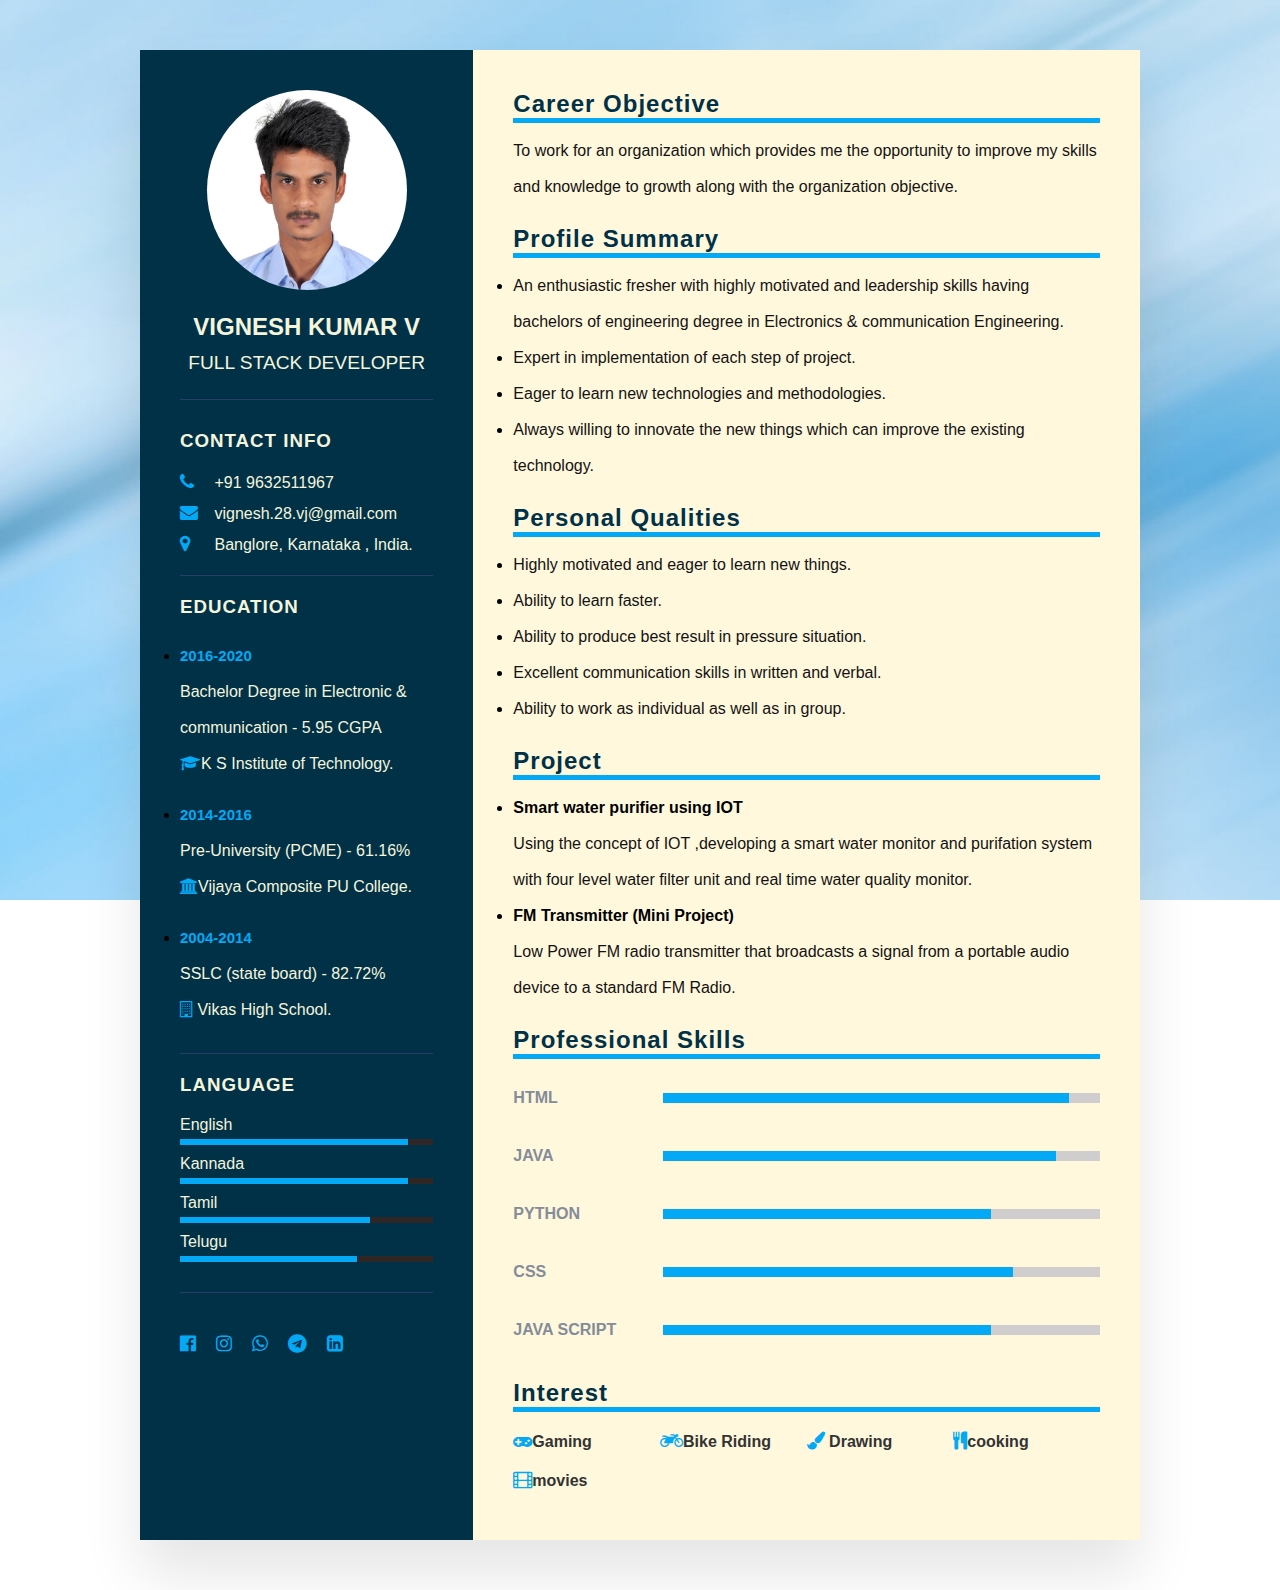
<file: index.html>
<!DOCTYPE html>
<html lang="en">
<head>
    <meta charset="UTF-8">
    <meta http-equiv="X-UA-Compatible" content="IE=edge">
    <meta name="viewport" content="width=device-width, initial-scale=1.0">
    <title>Resume</title>
    <link rel="stylesheet" href="https://cdnjs.cloudflare.com/ajax/libs/font-awesome/4.7.0/css/font-awesome.css" integrity="sha512-5A8nwdMOWrSz20fDsjczgUidUBR8liPYU+WymTZP1lmY9G6Oc7HlZv156XqnsgNUzTyMefFTcsFH/tnJE/+xBg==" crossorigin="anonymous" />
    <link rel="stylesheet" href="resumestyle.css">
</head>
<body>
    <div class="container">
        <div class="leftside">
            <div class="profiletxt">
                <div class="imgbx">
                    <img src="vk.jpg" title="vignesh kumar V">
                </div>
                <h2>Vignesh Kumar V<br><span>Full Stack Developer</span></h2>
            </div>

            <div class="contactinfo">
                <h3 class="title">Contact info</h3>
                <ul>
                    <li>
                        <span class="icon"><i class="fa fa-phone" aria-hidden="true"></i>
                        </span>
                        <span class="text">+91 9632511967</span>
                    </li>
                    <li>
                        <span class="icon"><i class="fa fa-envelope" aria-hidden="true"></i>
                        </span>
                        <span class="text">vignesh.28.vj@gmail.com</span>
                    </li>
                    <li>
                        <span class="icon"><i class="fa fa-map-marker" aria-hidden="true"></i>
                        </span>
                        <span class="text">Banglore, Karnataka , India.</span>
                    </li>
                </ul>
            </div>


            <div class="educationinfo">
                <h3 class="title">Education</h3>
                <ul>
                    <li>
                        <h5>2016-2020</h5>
                        <h4>Bachelor Degree in Electronic & communication - 5.95 CGPA</h4>
                        <h4><i class="fa fa-graduation-cap" aria-hidden="true"></i>K S Institute of Technology.</h4>
                    </li>
                    <li>
                        <h5>2014-2016</h5>
                        <h4>Pre-University (PCME) - 61.16%</h4>
                        <h4><i class="fa fa-university" aria-hidden="true"></i>Vijaya Composite PU College.</h4>
                    </li>
                    <li>
                        <h5>2004-2014</h5>
                        <h4>SSLC (state board) - 82.72%</h4>
                        <h4><i class="fa fa-building-o" aria-hidden="true"></i>
                            Vikas High School.</h4>
                    </li>
                </ul>

            </div>

            <div class="languageinfo">
                <h3 class="title">Language </h3>
                <ul>
                    <li>
                        <span class="text">English</span>
                        <span class="percent">
                        <div style="width: 90%;"></div>
                        </span>
                    </li>
                    <li>
                        <span class="text">Kannada</span>
                        <span class="percent">
                        <div style="width: 90%;"></div>
                        </span>
                    </li>
                    <li>
                        <span class="text">Tamil</span>
                        <span class="percent">
                        <div style="width: 75%;"></div>
                        </span>
                    </li>
                    <li>
                        <span class="text">Telugu</span>
                        <span class="percent">
                        <div style="width: 70%;"></div>
                        </span>
                    </li>
                </ul> 
            </div> 
            
            <div class="links">
                
                <a href="https://www.facebook.com/vigneshkumar.vicky.52"  title="facebook"><h3><i class="fa fa-facebook-official" aria-hidden="true"></i>
                </h3></a>
                <a href="https://www.instagram.com/_vigneshvk"  title="Instagram"><h3><i class="fa fa-instagram" aria-hidden="true"></i> </h3></a>
                <a href="https://api.whatsapp.com/send?phone=919632511967"  title="whatsapp"><h3><i class="fa fa-whatsapp" aria-hidden="true"></i></h3></a>
                <a href="https://t.me/Carnage28" title="telegram"><h3><i class="fa fa-telegram" aria-hidden="true"></i></h3></a>
                <a href="https://linkedin.com/in/vignesh-kumar-v-5b76b2212" title="Linkedin"><h3><i class="fa fa-linkedin-square" aria-hidden="true"></i></h3></a>
                
                
            </div>
        </div>


        <div class="rightside">
           <div class="about">
            <h2 class="title2">Career Objective</h2>
            <p>To work for an organization which provides me the opportunity to
                 improve my skills and knowledge to growth along with the organization objective.</p>
            </div>

            <div class="about">
                <h2 class="title3">Profile Summary</h2>
                <div class="PS">
                    <ul>
                        <li>
                            <p class="PSP">An enthusiastic fresher with highly motivated and leadership skills having bachelors of engineering degree in Electronics & communication Engineering.</p>
                        </li>
                        <li>
                            <p class="PSP">Expert in implementation of each step of project.</p>
                        </li>
                        <li>
                           <p class="PSP">Eager to learn new technologies and methodologies.</p>
                        </li>
                        <li>
                            <p class="PSP">Always willing to innovate the new things which can improve the existing technology.</p>
                        </li>
                    </ul>
                </div>
             </div>


             <div class="about">
                <h2 class="title4">Personal Qualities</h2>
                <div class="PK">
                    <ul>
                        <li>
                            <p class="PSP">Highly motivated and eager to learn new things.</p>
                        </li>
                        <li>
                            <p class="PSP">Ability to learn faster.</p>
                        </li>
                        <li>
                           <p class="PSP">Ability to produce best result in pressure situation.</p>
                        </li>
                        <li>
                            <p class="PSP">Excellent communication skills in written and verbal.</p>
                        </li>
                        <li>
                            <p class="PSP">Ability to work as individual as well as in group.</p>
                        </li>
                    </ul>
                </div>
             </div>



             <div class="about">
                <h2 class="title5">Project</h2>
                <div class="Project">
                    <ul>
                        <li>
                          <span class="Pro"> Smart water purifier using IOT</span> 
                          <p>
                            Using the concept of IOT ,developing a smart water monitor and 
                            purifation system with four level water filter unit and real time water quality monitor.
                          </p>
                        </li>
                        <li>
                           <span class="Pro">FM Transmitter (Mini Project)</span> 
                           <p>
                            Low Power FM radio transmitter that broadcasts a signal from a 
                            portable audio device to a standard FM Radio.                            
                           </p>
                        </li>
                    </ul>
                </div>
             </div>


             <div class="about">
                 <h2 class="title6">Professional Skills</h2>
                 <div class="box">
                     <h4>HTML</h4>
                     <div class="percent2">
                         <div style="width:93%"  title="93%"></div>
                     </div>
                 </div>
                 <div class="box">
                    <h4>JAVA</h4>
                    <div class="percent2">
                        <div style="width:90%"  title="90%" ;></div>
                    </div>
                </div>
                <div class="box">
                    <h4>PYTHON</h4>
                    <div class="percent2">
                        <div style="width:75%" title="75%"></div>
                    </div>
                </div>
                <div class="box">
                    <h4>CSS</h4>
                    <div class="percent2">
                        <div style="width:80%" title="80%"></div>
                    </div>
                </div>
                 <div class="box">
                    <h4>JAVA Script</h4>
                    <div class="percent2">
                        <div style="width:75% " title="75%"></div>
                    </div>
                </div>
             </div>


             <div class="about">
                 <h2 class="title7">Interest</h2>
                 <div class="int"><ul>
                    <li><i class="fa fa-gamepad" aria-hidden="true"></i>Gaming</li>
                    <li><i class="fa fa-motorcycle" aria-hidden="true"></i>Bike Riding </li>
                    <li><i class="fa fa-paint-brush" aria-hidden="true"></i> Drawing</li>
                    <li><i class="fa fa-cutlery" aria-hidden="true"></i>cooking</li>
                    <li><i class="fa fa-film" aria-hidden="true"></i>movies</li>
                </ul>
            </div>  
             </div>
                
                
            
            


              

             
        </div>

    </div>

    
</body>
</html>
</file>
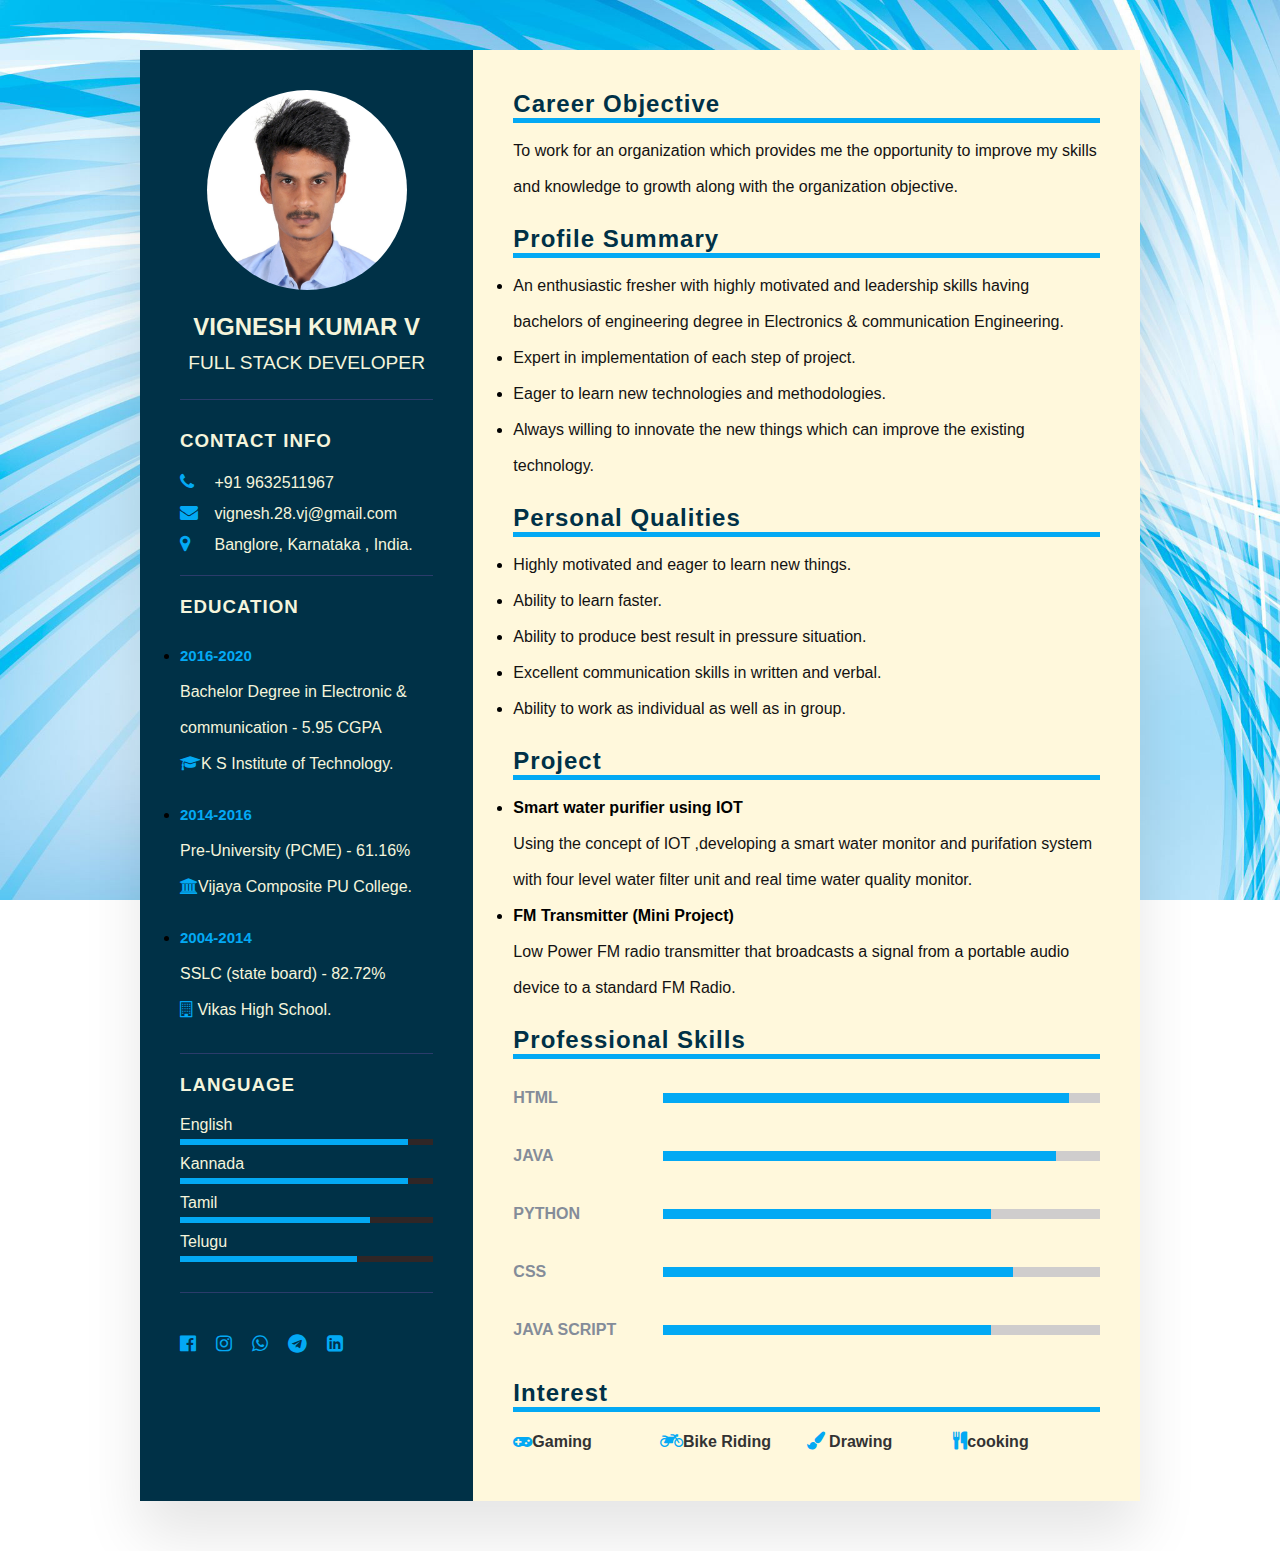
<file: BE/index.html>
<!DOCTYPE html>
<html lang="en">
<head>
    <meta charset="UTF-8">
    <meta http-equiv="X-UA-Compatible" content="IE=edge">
    <meta name="viewport" content="width=device-width, initial-scale=1.0">
    <title>Resume</title>
    <link rel="stylesheet" href="https://cdnjs.cloudflare.com/ajax/libs/font-awesome/4.7.0/css/font-awesome.css" integrity="sha512-5A8nwdMOWrSz20fDsjczgUidUBR8liPYU+WymTZP1lmY9G6Oc7HlZv156XqnsgNUzTyMefFTcsFH/tnJE/+xBg==" crossorigin="anonymous" />
    <link rel="stylesheet" href="index.css">
</head>
<body>
    <div class="container">
        <div class="leftside">
            <div class="profiletxt">
                <div class="imgbx">
                    <img src="vk.jpg" title="vignesh kumar V">
                </div>
                <h2>Vignesh Kumar V<br><span>Full Stack Developer</span></h2>
            </div>

            <div class="contactinfo">
                <h3 class="title">Contact info</h3>
                <ul>
                    <li>
                        <span class="icon"><i class="fa fa-phone" aria-hidden="true"></i>
                        </span>
                        <span class="text">+91 9632511967</span>
                    </li>
                    <li>
                        <span class="icon"><i class="fa fa-envelope" aria-hidden="true"></i>
                        </span>
                        <span class="text">vignesh.28.vj@gmail.com</span>
                    </li>
                    <li>
                        <span class="icon"><i class="fa fa-map-marker" aria-hidden="true"></i>
                        </span>
                        <span class="text">Banglore, Karnataka , India.</span>
                    </li>
                </ul>
            </div>


            <div class="educationinfo">
                <h3 class="title">Education</h3>
                <ul>
                    <li>
                        <h5>2016-2020</h5>
                        <h4>Bachelor Degree in Electronic & communication - 5.95 CGPA</h4>
                        <h4><i class="fa fa-graduation-cap" aria-hidden="true"></i>K S Institute of Technology.</h4>
                    </li>
                    <li>
                        <h5>2014-2016</h5>
                        <h4>Pre-University (PCME) - 61.16%</h4>
                        <h4><i class="fa fa-university" aria-hidden="true"></i>Vijaya Composite PU College.</h4>
                    </li>
                    <li>
                        <h5>2004-2014</h5>
                        <h4>SSLC (state board) - 82.72%</h4>
                        <h4><i class="fa fa-building-o" aria-hidden="true"></i>
                            Vikas High School.</h4>
                    </li>
                </ul>

            </div>

            <div class="languageinfo">
                <h3 class="title">Language </h3>
                <ul>
                    <li>
                        <span class="text">English</span>
                        <span class="percent">
                        <div style="width: 90%;"></div>
                        </span>
                    </li>
                    <li>
                        <span class="text">Kannada</span>
                        <span class="percent">
                        <div style="width: 90%;"></div>
                        </span>
                    </li>
                    <li>
                        <span class="text">Tamil</span>
                        <span class="percent">
                        <div style="width: 75%;"></div>
                        </span>
                    </li>
                    <li>
                        <span class="text">Telugu</span>
                        <span class="percent">
                        <div style="width: 70%;"></div>
                        </span>
                    </li>
                </ul> 
            </div> 
            
            <div class="links">
                <a href="https://www.facebook.com/vigneshkumar.vicky.52"  title="facebook"><h3><i class="fa fa-facebook-official" aria-hidden="true"></i>
                </h3></a>
                <a href="https://www.instagram.com/_vigneshvk"  title="Instagram"><h3><i class="fa fa-instagram" aria-hidden="true"></i> </h3></a>
                <a href="https://api.whatsapp.com/send?phone=919632511967"  title="whatsapp"><h3><i class="fa fa-whatsapp" aria-hidden="true"></i></h3></a>
                <a href="https://t.me/Carnage28" title="telegram"><h3><i class="fa fa-telegram" aria-hidden="true"></i></h3></a>
                <a href="https://linkedin.com/in/vignesh-kumar-v-5b76b2212" title="Linkedin"><h3><i class="fa fa-linkedin-square" aria-hidden="true"></i></h3></a>
                
            </div>
        </div>


        <div class="rightside">
           <div class="about">
            <h2 class="title2">Career Objective</h2>
            <p>To work for an organization which provides me the opportunity to
                 improve my skills and knowledge to growth along with the organization objective.</p>
            </div>

            <div class="about">
                <h2 class="title3">Profile Summary</h2>
                <div class="PS">
                    <ul>
                        <li>
                            <p class="PSP">An enthusiastic fresher with highly motivated and leadership skills having bachelors of engineering degree in Electronics & communication Engineering.</p>
                        </li>
                        <li>
                            <p class="PSP">Expert in implementation of each step of project.</p>
                        </li>
                        <li>
                           <p class="PSP">Eager to learn new technologies and methodologies.</p>
                        </li>
                        <li>
                            <p class="PSP">Always willing to innovate the new things which can improve the existing technology.</p>
                        </li>
                    </ul>
                </div>
             </div>


             <div class="about">
                <h2 class="title4">Personal Qualities</h2>
                <div class="PK">
                    <ul>
                        <li>
                            <p class="PSP">Highly motivated and eager to learn new things.</p>
                        </li>
                        <li>
                            <p class="PSP">Ability to learn faster.</p>
                        </li>
                        <li>
                           <p class="PSP">Ability to produce best result in pressure situation.</p>
                        </li>
                        <li>
                            <p class="PSP">Excellent communication skills in written and verbal.</p>
                        </li>
                        <li>
                            <p class="PSP">Ability to work as individual as well as in group.</p>
                        </li>
                    </ul>
                </div>
             </div>



             <div class="about">
                <h2 class="title5">Project</h2>
                <div class="Project">
                    <ul>
                        <li>
                          <span class="Pro"> Smart water purifier using IOT</span> 
                          <p>
                            Using the concept of IOT ,developing a smart water monitor and 
                            purifation system with four level water filter unit and real time water quality monitor.
                          </p>
                        </li>
                        <li>
                           <span class="Pro">FM Transmitter (Mini Project)</span> 
                           <p>
                            Low Power FM radio transmitter that broadcasts a signal from a 
                            portable audio device to a standard FM Radio.                            
                           </p>
                        </li>
                    </ul>
                </div>
             </div>


             <div class="about">
                 <h2 class="title6">Professional Skills</h2>
                 <div class="box">
                     <h4>HTML</h4>
                     <div class="percent2">
                         <div style="width:93%"  title="93%"></div>
                     </div>
                 </div>
                 <div class="box">
                    <h4>JAVA</h4>
                    <div class="percent2">
                        <div style="width:90%"  title="90%" ;></div>
                    </div>
                </div>
                <div class="box">
                    <h4>PYTHON</h4>
                    <div class="percent2">
                        <div style="width:75%" title="75%"></div>
                    </div>
                </div>
                <div class="box">
                    <h4>CSS</h4>
                    <div class="percent2">
                        <div style="width:80%" title="80%"></div>
                    </div>
                </div>
                 <div class="box">
                    <h4>JAVA Script</h4>
                    <div class="percent2">
                        <div style="width:75% " title="75%"></div>
                    </div>
                </div>
             </div>


             <div class="about">
                 <h2 class="title7">Interest</h2>
                 <div class="int"><ul>
                    <li><i class="fa fa-gamepad" aria-hidden="true"></i>Gaming</li>
                    <li><i class="fa fa-motorcycle" aria-hidden="true"></i>Bike Riding </li>
                    <li><i class="fa fa-paint-brush" aria-hidden="true"></i> Drawing</li>
                    <li><i class="fa fa-cutlery" aria-hidden="true"></i>cooking</li>
                </ul>
            </div>  
             </div>
                
                
            
            


              

             
        </div>

    </div>

    
</body>
</html>
</file>
<file: resumestyle.css>
*{
    margin: 0;
    padding: 0;
    box-sizing: content-box;
    font-family: Arial, Helvetica, sans-serif;
    
}
body{
    background-image:url(j.jpg);
    background-repeat: no-repeat;
    background-size: cover;
    background-attachment: fixed;
    display: flex;
    justify-content: center;
    align-items: center;
    min-height: 100vh;

}
.container{
    position: relative;
    width: 100%;
    max-width: 1000px;
    min-height: 1000px;
    margin: 50px;
    background: #fff;
    display: grid;
    grid-template-columns: 1fr 2fr;
    box-shadow: 0 35px 55px rgba(0,0,0,0.1);
}
.leftside{
    position: relative;
    background: #003147;
    padding: 40px;
    padding-bottom: 40px;

}
.rightside{
    position: relative;
    background: cornsilk;
    padding: 40px;
}
.profiletxt{
    position: relative;
    display: flex;
    flex-direction: column;
    align-items: center;
    padding-bottom: 20px;
    border-bottom: 1px solid rgb(43, 60, 107);
}

.imgbx{
    position: relative;
    width: 200px;
    height: 200px;
    border-radius: 50%;
    overflow: hidden;
}
.imgbx img{
    position: absolute;
    top: 0;
    left: 0;
    width: 100%;
    height: 100%;
    object-fit: cover;
}
.profiletxt h2{
    color: beige;
    font-size: 1.5em;
    margin-top: 20px;
    text-transform: uppercase;
    text-align: center;
    font-weight: 600;
    line-height: 1.4em;
}
.profiletxt h2 span{
    font-size: 0.8em;
    font-weight: 300;

}
.contactinfo{
    padding-top: 30px;
    padding-bottom: 10px;
    border-bottom: 1px solid rgb(43, 60, 107);

}
.title{
    color: beige;
    text-transform: uppercase;
    font-weight: 600;
    letter-spacing: 1px;
    margin-bottom: 20px;
}
.contactinfo ul{
    position: relative;

}
.contactinfo ul li{
    position: relative;
    list-style: none;
    margin: 10px 0;
    cursor: pointer;
}
.icon{
    display: inline-block;
    width: 30px;
    font-size: 18px;
    color: #03a9f4;
}
.text{
    color: beige;
    font-weight: 300;
}
.educationinfo li{
   margin-bottom: 15px;

}
.educationinfo h5{
    color: #03a9f4;
    font-weight: 500;
}
.educationinfo h4: :nth-child(2){
    color: beige;
    font-weight: 500;
}
.educationinfo h4 {
    color: beige;
    font-weight: 300;
}
 .percent{
     position: relative;
     width: 100%;
     height: 6px;
     background: rgb(48, 38, 38);
     display: block;
     margin-top: 5px;

}
.languageinfo .percent div
{
    position: absolute;
    top: 0;
    left: 0;
    height: 100%;
    background: #03a9f4;
} 
.educationinfo{
    padding-bottom: 10px;
    padding-top: 20px;
    border-bottom: 1px solid rgb(43, 60, 107);
}
.about{
    margin-bottom: 0;

}
.about:last-child{
    margin-bottom: 0;
}
.title2{
    color: #003147;
    letter-spacing: 1px;
    margin-bottom: 10px;
    border-bottom: 5px solid #03a9f4;
}
p{
    color: rgb(19, 18, 18);
    font-weight: 510;
    line-height: 4vh;
}
.languageinfo{
    padding-top: 20px;
}
.title3{
    color: #003147;
    letter-spacing: 1px;
    margin-bottom: 10px;
    border-bottom: 5px solid #03a9f4;
    padding-top: 20px;
}
.title4{
    color: #003147;
    letter-spacing: 1px;
    margin-bottom: 10px;
    border-bottom: 5px solid #03a9f4;
    padding-top: 20px;
}
.title5{
    color: #003147;
    letter-spacing: 1px;
    margin-bottom: 10px;
    border-bottom: 5px solid #03a9f4;
    padding-top: 20px;
}
.Pro{
    font-weight: 600;
}
.Project li{
    line-height: 4vh;
}
.title6{
    color: #003147;
    letter-spacing: 1px;
    margin-bottom: 10px;
    border-bottom: 5px solid #03a9f4;
    padding-top: 20px;
}
.box{
    position: relative;
    width: 100%;
    display: grid;
    grid-template-columns: 150px 1fr;
    justify-content: center;
    align-items: center;
}
.box h4{
    text-transform: uppercase;
    color: #848c99;
    font-weight: 600;
    padding-bottom: 20px;
    padding-top: 20px;
}
.percent2{
    position: relative;
    width: 100%;
    height: 10px;
    background: #cfcdcd;
}

.percent2 div{
    position: absolute;
    top: 0;
    left: 0;
    height: 100%;
    background: #03a9f4;
    

}
.title7{
    color: #003147;
    letter-spacing: 1px;
    margin-bottom: 10px;
    border-bottom: 5px solid #03a9f4;
    padding-top: 20px;
}
.int ul{
    display: grid;
    grid-template-columns: repeat(4,1fr);
}
.int ul li{
    list-style: none;
    color: #333;
    font-weight: 600;
    margin: 10px 0;
}
.int ul li .fa{
    color: #03a9f4;
    font-size: 18px;

}
.educationinfo ul li{
    line-height: 4vh;
}
.educationinfo h5{
    font-weight: 600;
    font-size: 15px;
}
.educationinfo .fa{
    color: #03a9f4;
}

@media (max-width: 1000px)
{
    .container{
        margin: 10px;
        grid-template-columns: repeat(1,1fr);
    }
    .int ul 
    {
        grid-template-columns: repeat(2,1fr);
    }
}

.links{
    padding-top: 40px;
    position: relative;
    align-items: center;
    justify-items: center;
    letter-spacing: 20px;
    padding-bottom: 20px;
    display: flex;
}
.links .fa{
    color: #03a9f4;
}
.languageinfo{
    border-bottom: 1px solid rgb(43, 60, 107);
    padding-bottom: 20px;
    
}
.languageinfo li{
    padding-bottom: 10px;
    list-style: none;
}
.box:hover .percent2
{
    opacity: 1;
}
.box .percent2:hover{
    opacity: 1;
    transform: scale(1.1);
}
.links:hover h3
{
    opacity: 1;
}
.links h3:hover{
    opacity: 1;
    transform: scale(1.5);
}
</file>
<file: BE/index.css>
*{
    margin: 0;
    padding: 0;
    box-sizing: content-box;
    font-family: Arial, Helvetica, sans-serif;
    
}
body{
    background-image:url(k.jpg);
    background-repeat: no-repeat;
    background-size: cover;
    background-attachment: fixed;
    display: flex;
    justify-content: center;
    align-items: center;
    min-height: 100vh;

}
.container{
    position: relative;
    width: 100%;
    max-width: 1000px;
    min-height: 1000px;
    margin: 50px;
    background: #fff;
    display: grid;
    grid-template-columns: 1fr 2fr;
    box-shadow: 0 35px 55px rgba(0,0,0,0.1);
}
.leftside{
    position: relative;
    background: #003147;
    padding: 40px;
    padding-bottom: 60px;

}
.rightside{
    position: relative;
    background: cornsilk;
    padding: 40px;
}
.profiletxt{
    position: relative;
    display: flex;
    flex-direction: column;
    align-items: center;
    padding-bottom: 20px;
    border-bottom: 1px solid rgb(43, 60, 107);
}

.imgbx{
    position: relative;
    width: 200px;
    height: 200px;
    border-radius: 50%;
    overflow: hidden;
}
.imgbx img{
    position: absolute;
    top: 0;
    left: 0;
    width: 100%;
    height: 100%;
    object-fit: cover;
}
.profiletxt h2{
    color: beige;
    font-size: 1.5em;
    margin-top: 20px;
    text-transform: uppercase;
    text-align: center;
    font-weight: 600;
    line-height: 1.4em;
}
.profiletxt h2 span{
    font-size: 0.8em;
    font-weight: 300;

}
.contactinfo{
    padding-top: 30px;
    padding-bottom: 10px;
    border-bottom: 1px solid rgb(43, 60, 107);

}
.title{
    color: beige;
    text-transform: uppercase;
    font-weight: 600;
    letter-spacing: 1px;
    margin-bottom: 20px;
}
.contactinfo ul{
    position: relative;

}
.contactinfo ul li{
    position: relative;
    list-style: none;
    margin: 10px 0;
    cursor: pointer;
}
.icon{
    display: inline-block;
    width: 30px;
    font-size: 18px;
    color: #03a9f4;
}
.text{
    color: beige;
    font-weight: 300;
}
.educationinfo li{
   margin-bottom: 15px;

}
.educationinfo h5{
    color: #03a9f4;
    font-weight: 500;
}
.educationinfo h4::nth-child(2){
    color: beige;
    font-weight: 500;
}
.educationinfo h4 {
    color: beige;
    font-weight: 300;
}
 .percent{
     position: relative;
     width: 100%;
     height: 6px;
     background: rgb(48, 38, 38);
     display: block;
     margin-top: 5px;

}
.languageinfo .percent div
{
    position: absolute;
    top: 0;
    left: 0;
    height: 100%;
    background: #03a9f4;
} 
.educationinfo{
    padding-bottom: 10px;
    padding-top: 20px;
    border-bottom: 1px solid rgb(43, 60, 107);
}
.about{
    margin-bottom: 0;

}
.about:last-child{
    margin-bottom: 0;
}
.title2{
    color: #003147;
    letter-spacing: 1px;
    margin-bottom: 10px;
    border-bottom: 5px solid #03a9f4;
}
p{
    color: rgb(19, 18, 18);
    font-weight: 510;
    line-height: 4vh;
}
.languageinfo{
    padding-top: 20px;
}
.title3{
    color: #003147;
    letter-spacing: 1px;
    margin-bottom: 10px;
    border-bottom: 5px solid #03a9f4;
    padding-top: 20px;
}
.title4{
    color: #003147;
    letter-spacing: 1px;
    margin-bottom: 10px;
    border-bottom: 5px solid #03a9f4;
    padding-top: 20px;
}
.title5{
    color: #003147;
    letter-spacing: 1px;
    margin-bottom: 10px;
    border-bottom: 5px solid #03a9f4;
    padding-top: 20px;
}
.Pro{
    font-weight: 600;
}
.Project li{
    line-height: 4vh;
}
.title6{
    color: #003147;
    letter-spacing: 1px;
    margin-bottom: 10px;
    border-bottom: 5px solid #03a9f4;
    padding-top: 20px;
}
.box{
    position: relative;
    width: 100%;
    display: grid;
    grid-template-columns: 150px 1fr;
    justify-content: center;
    align-items: center;
}
.box h4{
    text-transform: uppercase;
    color: #848c99;
    font-weight: 600;
    padding-bottom: 20px;
    padding-top: 20px;
}
.percent2{
    position: relative;
    width: 100%;
    height: 10px;
    background: #cfcdcd;
}

.percent2 div{
    position: absolute;
    top: 0;
    left: 0;
    height: 100%;
    background: #03a9f4;
    

}
.title7{
    color: #003147;
    letter-spacing: 1px;
    margin-bottom: 10px;
    border-bottom: 5px solid #03a9f4;
    padding-top: 20px;
}
.int ul{
    display: grid;
    grid-template-columns: repeat(4,1fr);
}
.int ul li{
    list-style: none;
    color: #333;
    font-weight: 600;
    margin: 10px 0;
}
.int ul li .fa{
    color: #03a9f4;
    font-size: 18px;

}
.educationinfo ul li{
    line-height: 4vh;
}
.educationinfo h5{
    font-weight: 600;
    font-size: 15px;
}
.educationinfo .fa{
    color: #03a9f4;
}

@media (max-width: 1000px)
{
    .container{
        margin: 10px;
        grid-template-columns: repeat(1,1fr);
    }
    .int ul 
    {
        grid-template-columns: repeat(2,1fr);
    }
}
.links{
    padding-top: 40px;
    position: absolute;
    display: flex;
    align-items: center;
    justify-items: center;
    letter-spacing: 20px;
    padding-bottom: 10px;
}
.links .fa{
    color: #03a9f4;
}
.languageinfo{
    border-bottom: 1px solid rgb(43, 60, 107);
    padding-bottom: 20px;
    
}
.languageinfo li{
    padding-bottom: 10px;
    list-style: none;
}
.box:hover .percent2
{
    opacity: 1;
}
.box .percent2:hover{
    opacity: 1;
    transform: scale(1.1);
}
.links:hover h3
{
    opacity: 1;
}
.links h3:hover{
    opacity: 1;
    transform: scale(1.5);
}
</file>
